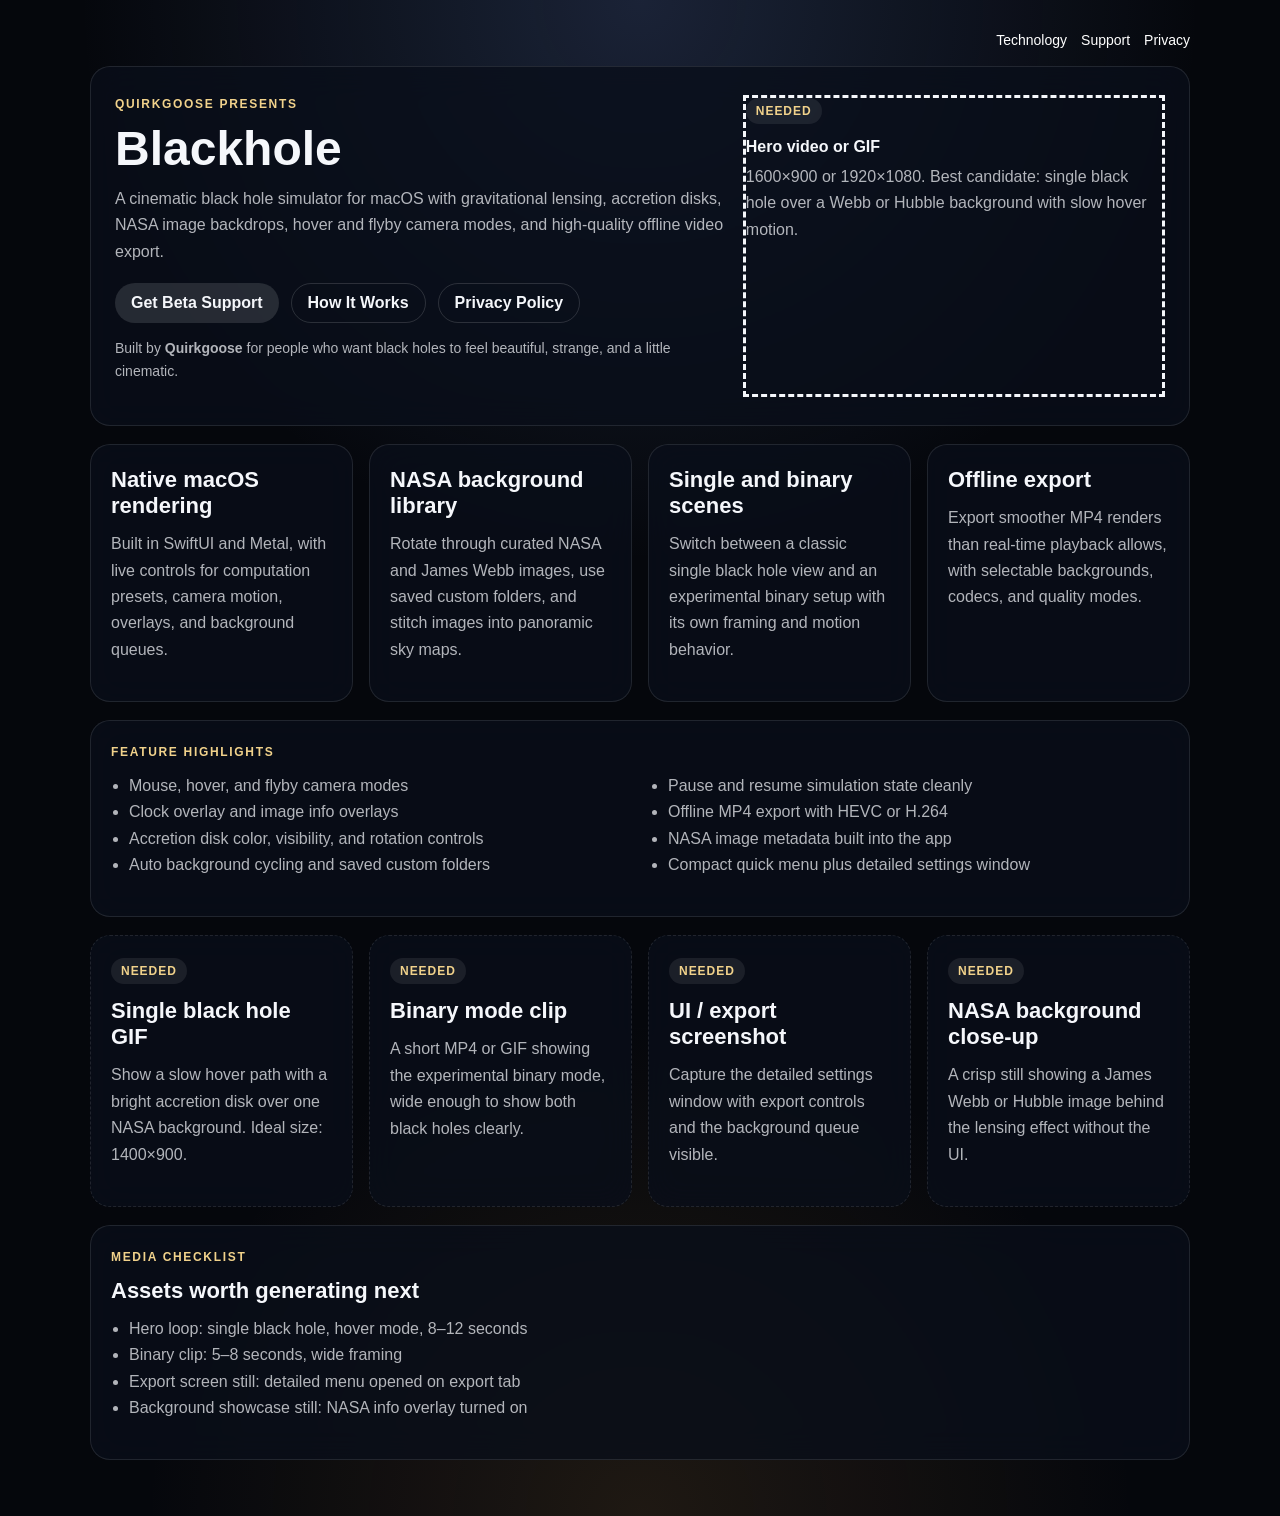
<file: index.html>
<!doctype html>
<html lang="en">
  <head>
    <meta charset="utf-8" />
    <meta name="viewport" content="width=device-width, initial-scale=1" />
    <title>Blackhole by Quirkgoose</title>
    <meta
      name="description"
      content="Blackhole is a native macOS black hole simulator by Quirkgoose with gravitational lensing, accretion disks, NASA backgrounds, flyby camera paths, and offline video export."
    />
    <link rel="stylesheet" href="./site.css" />
  </head>
  <body>
    <main class="page-shell landing-shell">
      <nav class="top-nav">
        <a href="./technology.html">Technology</a>
        <a href="./support.html">Support</a>
        <a href="./privacy.html">Privacy</a>
      </nav>

      <section class="hero-card hero-split">
        <div class="hero-copy">
          <p class="eyebrow">Quirkgoose presents</p>
          <h1>Blackhole</h1>
          <p class="lede">
            A cinematic black hole simulator for macOS with gravitational
            lensing, accretion disks, NASA image backdrops, hover and flyby
            camera modes, and high-quality offline video export.
          </p>
          <div class="cta-row">
            <a class="primary-link" href="./support.html">Get Beta Support</a>
            <a class="secondary-link" href="./technology.html">How It Works</a>
            <a class="secondary-link" href="./privacy.html">Privacy Policy</a>
          </div>
          <p class="brand-note">
            Built by <strong>Quirkgoose</strong> for people who want black holes
            to feel beautiful, strange, and a little cinematic.
          </p>
        </div>

        <div class="hero-media placeholder-card">
          <div class="placeholder-tag">Needed</div>
          <h3>Hero video or GIF</h3>
          <p>
            1600×900 or 1920×1080. Best candidate: single black hole over a Webb
            or Hubble background with slow hover motion.
          </p>
        </div>
      </section>

      <section class="info-grid feature-grid">
        <article class="info-card">
          <h2>Native macOS rendering</h2>
          <p>
            Built in SwiftUI and Metal, with live controls for computation
            presets, camera motion, overlays, and background queues.
          </p>
        </article>

        <article class="info-card">
          <h2>NASA background library</h2>
          <p>
            Rotate through curated NASA and James Webb images, use saved custom
            folders, and stitch images into panoramic sky maps.
          </p>
        </article>

        <article class="info-card">
          <h2>Single and binary scenes</h2>
          <p>
            Switch between a classic single black hole view and an experimental
            binary setup with its own framing and motion behavior.
          </p>
        </article>

        <article class="info-card">
          <h2>Offline export</h2>
          <p>
            Export smoother MP4 renders than real-time playback allows, with
            selectable backgrounds, codecs, and quality modes.
          </p>
        </article>
      </section>

      <section class="content-card">
        <p class="eyebrow">Feature Highlights</p>
        <div class="two-column-list">
          <ul>
            <li>Mouse, hover, and flyby camera modes</li>
            <li>Clock overlay and image info overlays</li>
            <li>Accretion disk color, visibility, and rotation controls</li>
            <li>Auto background cycling and saved custom folders</li>
          </ul>
          <ul>
            <li>Pause and resume simulation state cleanly</li>
            <li>Offline MP4 export with HEVC or H.264</li>
            <li>NASA image metadata built into the app</li>
            <li>Compact quick menu plus detailed settings window</li>
          </ul>
        </div>
      </section>

      <section class="media-grid">
        <article class="content-card placeholder-card">
          <div class="placeholder-tag">Needed</div>
          <h2>Single black hole GIF</h2>
          <p>
            Show a slow hover path with a bright accretion disk over one NASA
            background. Ideal size: 1400×900.
          </p>
        </article>

        <article class="content-card placeholder-card">
          <div class="placeholder-tag">Needed</div>
          <h2>Binary mode clip</h2>
          <p>
            A short MP4 or GIF showing the experimental binary mode, wide enough
            to show both black holes clearly.
          </p>
        </article>

        <article class="content-card placeholder-card">
          <div class="placeholder-tag">Needed</div>
          <h2>UI / export screenshot</h2>
          <p>
            Capture the detailed settings window with export controls and the
            background queue visible.
          </p>
        </article>

        <article class="content-card placeholder-card">
          <div class="placeholder-tag">Needed</div>
          <h2>NASA background close-up</h2>
          <p>
            A crisp still showing a James Webb or Hubble image behind the lensing
            effect without the UI.
          </p>
        </article>
      </section>

      <section class="content-card">
        <p class="eyebrow">Media checklist</p>
        <h2>Assets worth generating next</h2>
        <ul>
          <li>Hero loop: single black hole, hover mode, 8–12 seconds</li>
          <li>Binary clip: 5–8 seconds, wide framing</li>
          <li>Export screen still: detailed menu opened on export tab</li>
          <li>Background showcase still: NASA info overlay turned on</li>
        </ul>
      </section>
    </main>
  </body>
</html>
</file>
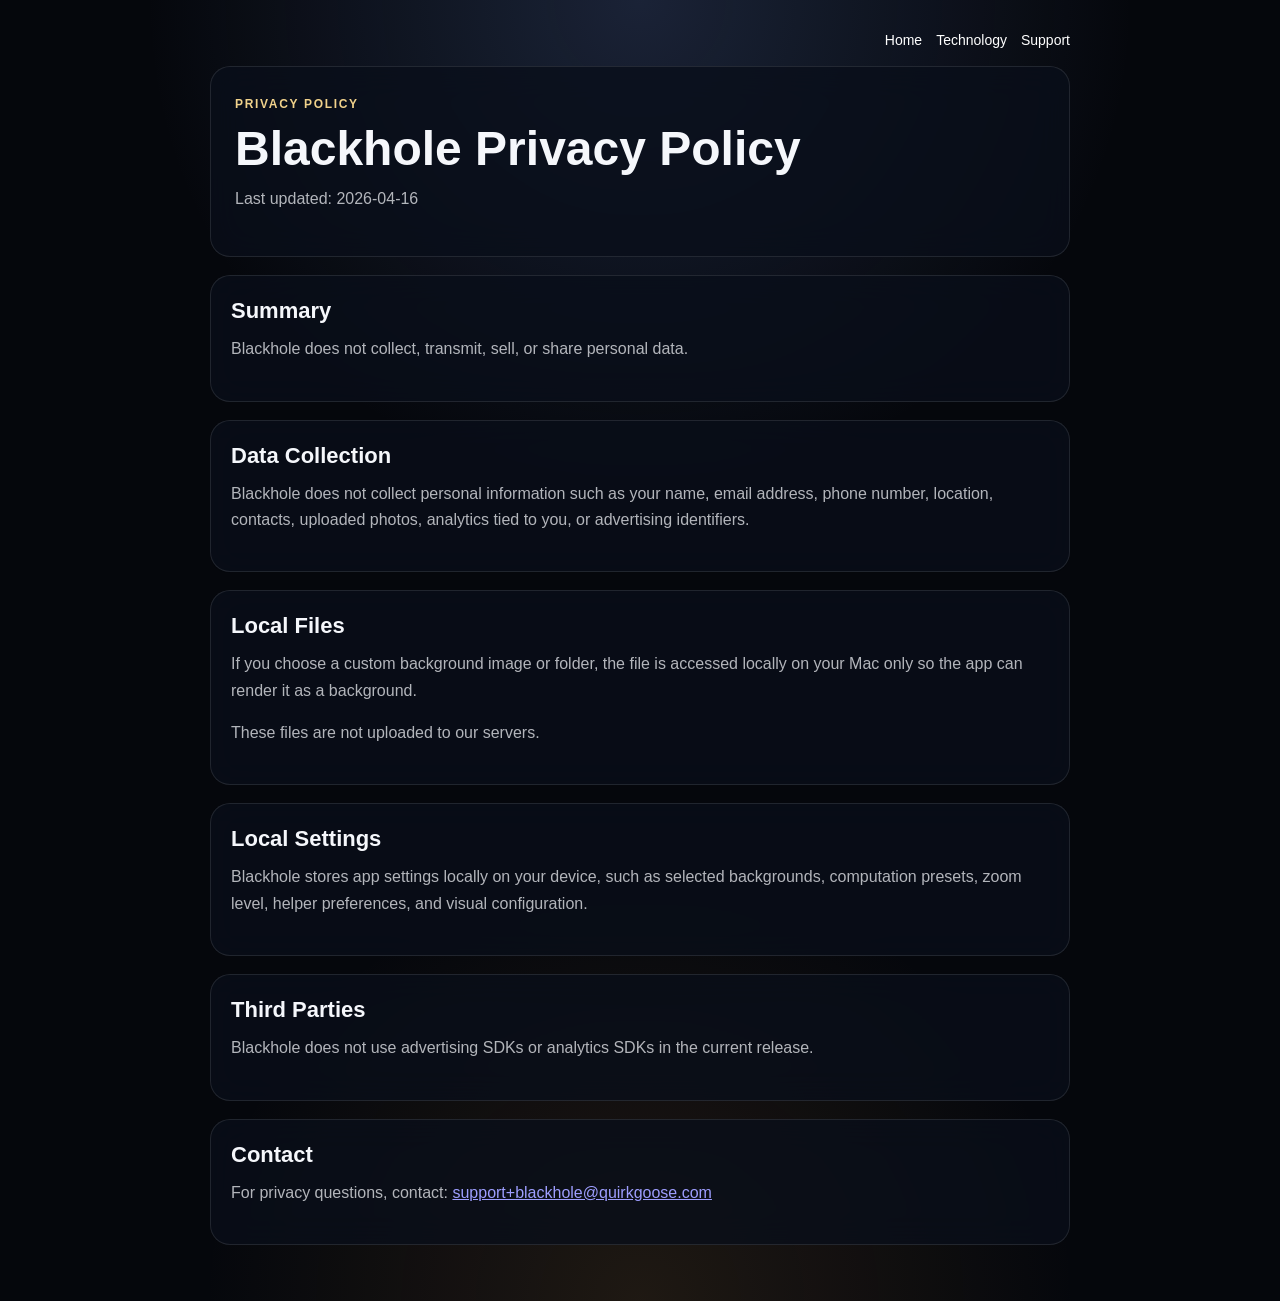
<file: privacy.html>
<!doctype html>
<html lang="en">
  <head>
    <meta charset="utf-8" />
    <meta name="viewport" content="width=device-width, initial-scale=1" />
    <title>Blackhole Privacy Policy</title>
    <meta
      name="description"
      content="Privacy policy for the Blackhole macOS app."
    />
    <link rel="stylesheet" href="./site.css" />
  </head>
  <body>
    <main class="page-shell">
      <nav class="top-nav">
        <a href="./index.html">Home</a>
        <a href="./technology.html">Technology</a>
        <a href="./support.html">Support</a>
      </nav>

      <section class="hero-card">
        <p class="eyebrow">Privacy Policy</p>
        <h1>Blackhole Privacy Policy</h1>
        <p class="lede">Last updated: 2026-04-16</p>
      </section>

      <section class="content-card">
        <h2>Summary</h2>
        <p>
          Blackhole does not collect, transmit, sell, or share personal data.
        </p>
      </section>

      <section class="content-card">
        <h2>Data Collection</h2>
        <p>
          Blackhole does not collect personal information such as your name,
          email address, phone number, location, contacts, uploaded photos,
          analytics tied to you, or advertising identifiers.
        </p>
      </section>

      <section class="content-card">
        <h2>Local Files</h2>
        <p>
          If you choose a custom background image or folder, the file is accessed
          locally on your Mac only so the app can render it as a background.
        </p>
        <p>These files are not uploaded to our servers.</p>
      </section>

      <section class="content-card">
        <h2>Local Settings</h2>
        <p>
          Blackhole stores app settings locally on your device, such as selected
          backgrounds, computation presets, zoom level, helper preferences, and
          visual configuration.
        </p>
      </section>

      <section class="content-card">
        <h2>Third Parties</h2>
        <p>
          Blackhole does not use advertising SDKs or analytics SDKs in the
          current release.
        </p>
      </section>

      <section class="content-card">
        <h2>Contact</h2>
        <p>
          For privacy questions, contact:
          <a href="mailto:support+blackhole@quirkgoose.com">support+blackhole@quirkgoose.com</a>
        </p>
      </section>
    </main>
  </body>
</html>
</file>
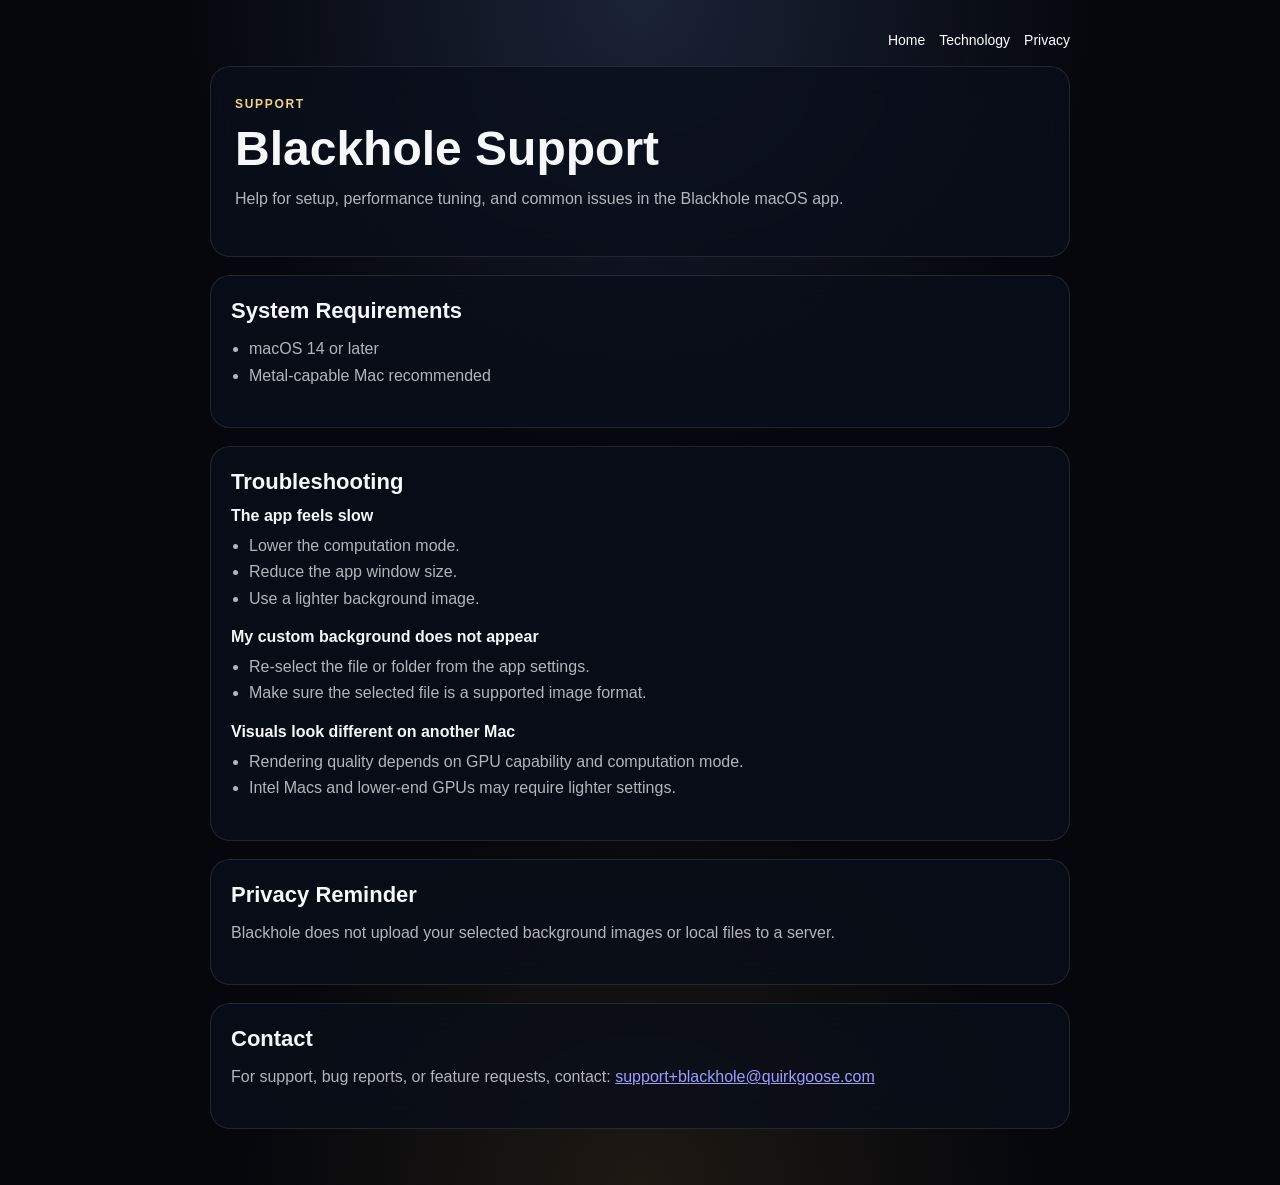
<file: support.html>
<!doctype html>
<html lang="en">
  <head>
    <meta charset="utf-8" />
    <meta name="viewport" content="width=device-width, initial-scale=1" />
    <title>Blackhole Support</title>
    <meta
      name="description"
      content="Support page for the Blackhole macOS app."
    />
    <link rel="stylesheet" href="./site.css" />
  </head>
  <body>
    <main class="page-shell">
      <nav class="top-nav">
        <a href="./index.html">Home</a>
        <a href="./technology.html">Technology</a>
        <a href="./privacy.html">Privacy</a>
      </nav>

      <section class="hero-card">
        <p class="eyebrow">Support</p>
        <h1>Blackhole Support</h1>
        <p class="lede">
          Help for setup, performance tuning, and common issues in the Blackhole
          macOS app.
        </p>
      </section>

      <section class="content-card">
        <h2>System Requirements</h2>
        <ul>
          <li>macOS 14 or later</li>
          <li>Metal-capable Mac recommended</li>
        </ul>
      </section>

      <section class="content-card">
        <h2>Troubleshooting</h2>

        <h3>The app feels slow</h3>
        <ul>
          <li>Lower the computation mode.</li>
          <li>Reduce the app window size.</li>
          <li>Use a lighter background image.</li>
        </ul>

        <h3>My custom background does not appear</h3>
        <ul>
          <li>Re-select the file or folder from the app settings.</li>
          <li>Make sure the selected file is a supported image format.</li>
        </ul>

        <h3>Visuals look different on another Mac</h3>
        <ul>
          <li>Rendering quality depends on GPU capability and computation mode.</li>
          <li>Intel Macs and lower-end GPUs may require lighter settings.</li>
        </ul>
      </section>

      <section class="content-card">
        <h2>Privacy Reminder</h2>
        <p>
          Blackhole does not upload your selected background images or local
          files to a server.
        </p>
      </section>

      <section class="content-card">
        <h2>Contact</h2>
        <p>
          For support, bug reports, or feature requests, contact:
          <a href="mailto:support+blackhole@quirkgoose.com">support+blackhole@quirkgoose.com</a>
        </p>
      </section>
    </main>
  </body>
</html>
</file>
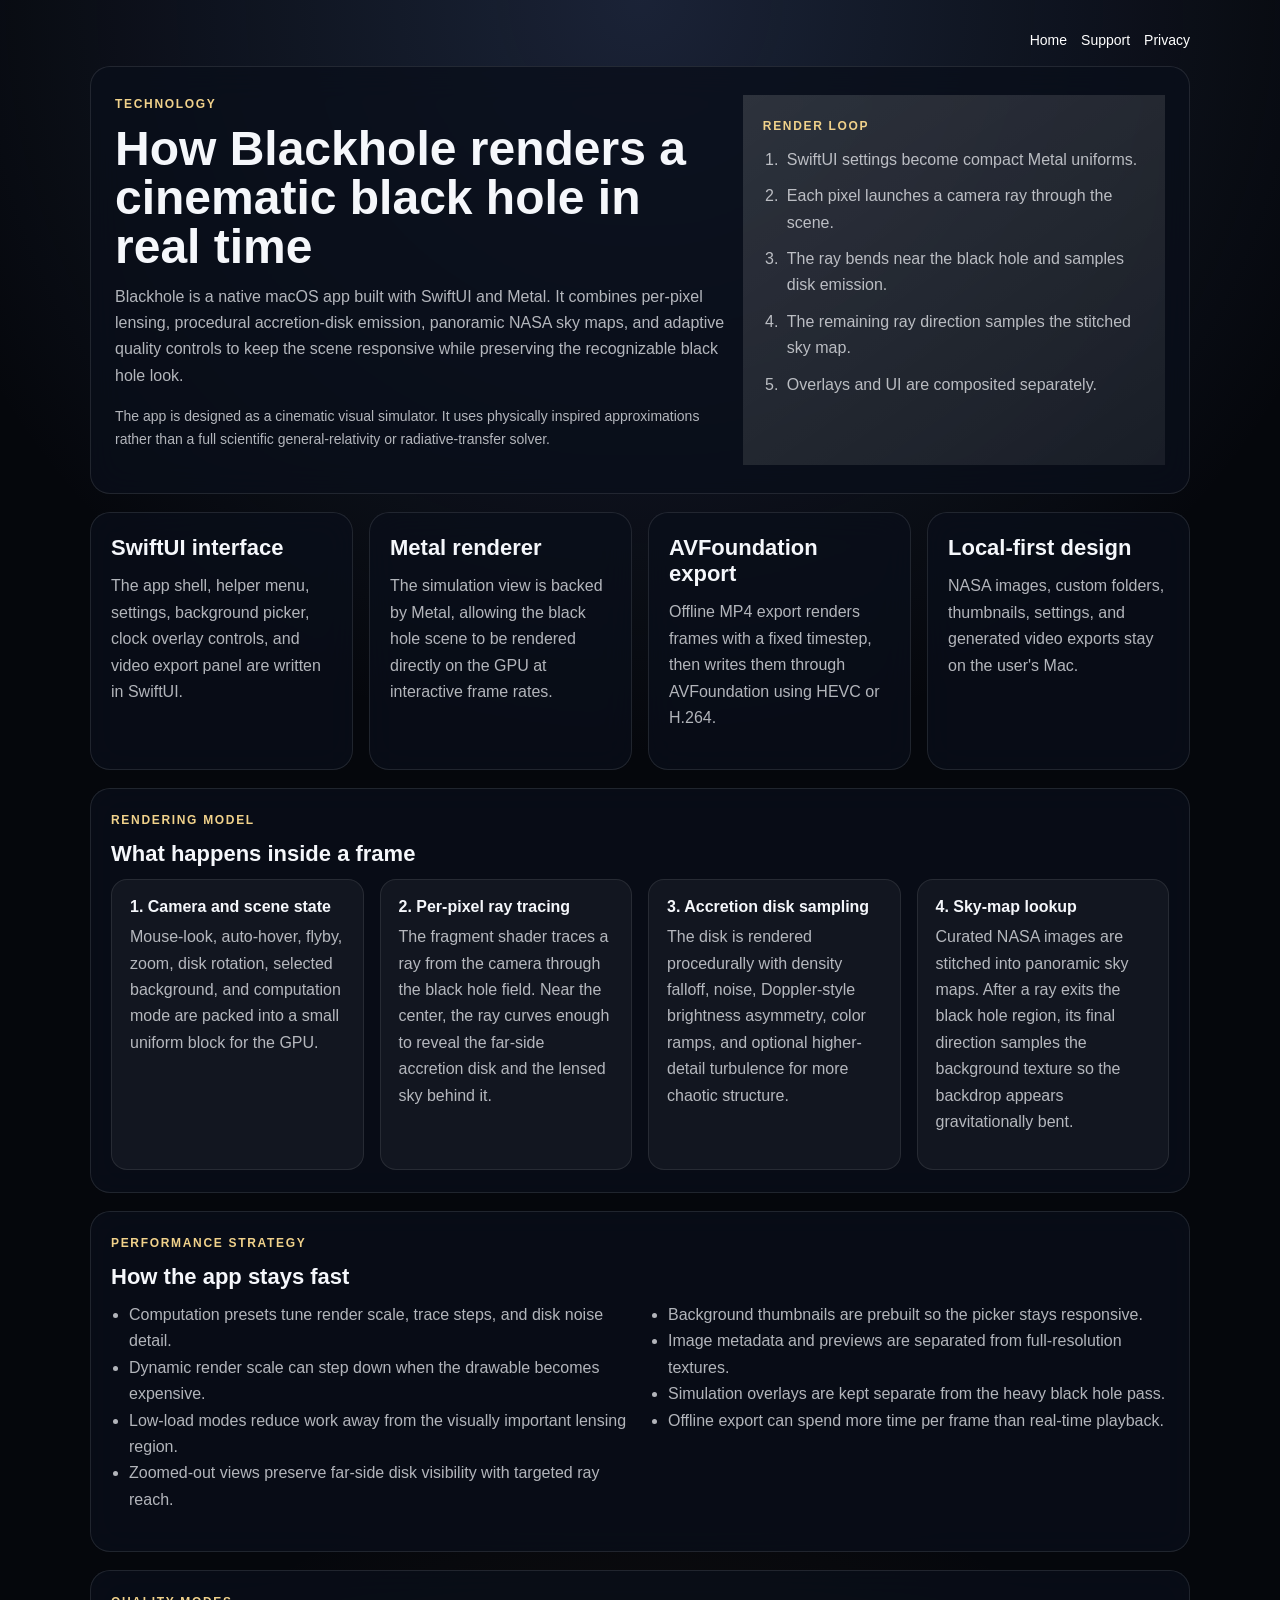
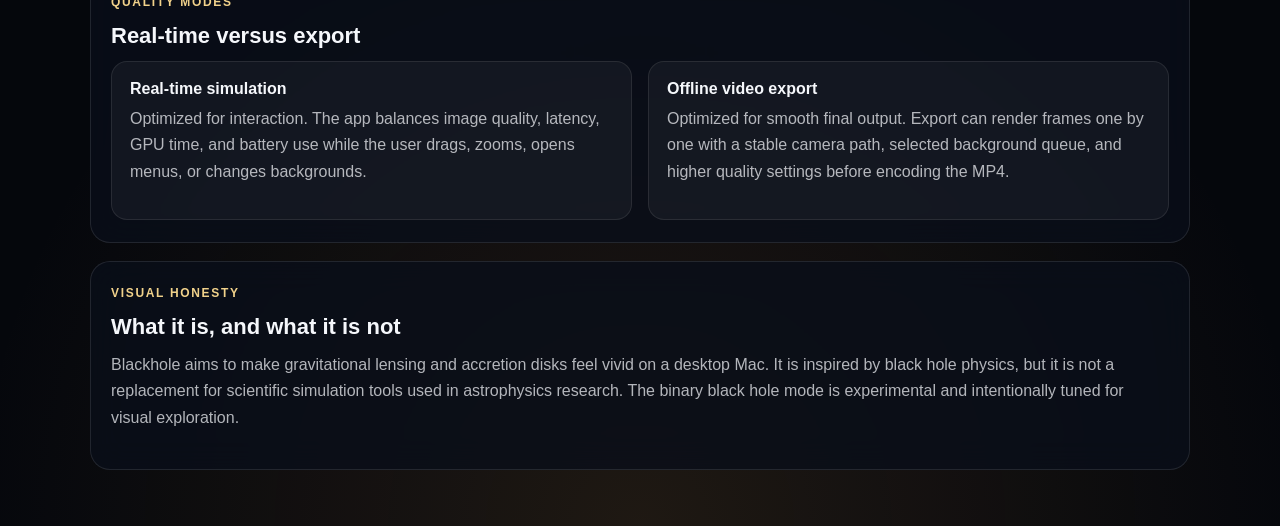
<file: technology.html>
<!doctype html>
<html lang="en">
  <head>
    <meta charset="utf-8" />
    <meta name="viewport" content="width=device-width, initial-scale=1" />
    <title>Blackhole Technology</title>
    <meta
      name="description"
      content="A technical overview of how Blackhole renders gravitational lensing, accretion disks, NASA sky maps, and high-quality video exports efficiently on macOS."
    />
    <link rel="stylesheet" href="./site.css" />
  </head>
  <body>
    <main class="page-shell landing-shell">
      <nav class="top-nav">
        <a href="./index.html">Home</a>
        <a href="./support.html">Support</a>
        <a href="./privacy.html">Privacy</a>
      </nav>

      <section class="hero-card hero-split">
        <div class="hero-copy">
          <p class="eyebrow">Technology</p>
          <h1>How Blackhole renders a cinematic black hole in real time</h1>
          <p class="lede">
            Blackhole is a native macOS app built with SwiftUI and Metal. It
            combines per-pixel lensing, procedural accretion-disk emission,
            panoramic NASA sky maps, and adaptive quality controls to keep the
            scene responsive while preserving the recognizable black hole look.
          </p>
          <p class="brand-note">
            The app is designed as a cinematic visual simulator. It uses
            physically inspired approximations rather than a full scientific
            general-relativity or radiative-transfer solver.
          </p>
        </div>

        <div class="hero-media technical-hero-card">
          <p class="eyebrow">Render Loop</p>
          <ol class="numbered-flow">
            <li>SwiftUI settings become compact Metal uniforms.</li>
            <li>Each pixel launches a camera ray through the scene.</li>
            <li>The ray bends near the black hole and samples disk emission.</li>
            <li>The remaining ray direction samples the stitched sky map.</li>
            <li>Overlays and UI are composited separately.</li>
          </ol>
        </div>
      </section>

      <section class="info-grid feature-grid">
        <article class="info-card">
          <h2>SwiftUI interface</h2>
          <p>
            The app shell, helper menu, settings, background picker, clock
            overlay controls, and video export panel are written in SwiftUI.
          </p>
        </article>

        <article class="info-card">
          <h2>Metal renderer</h2>
          <p>
            The simulation view is backed by Metal, allowing the black hole
            scene to be rendered directly on the GPU at interactive frame rates.
          </p>
        </article>

        <article class="info-card">
          <h2>AVFoundation export</h2>
          <p>
            Offline MP4 export renders frames with a fixed timestep, then writes
            them through AVFoundation using HEVC or H.264.
          </p>
        </article>

        <article class="info-card">
          <h2>Local-first design</h2>
          <p>
            NASA images, custom folders, thumbnails, settings, and generated
            video exports stay on the user's Mac.
          </p>
        </article>
      </section>

      <section class="content-card">
        <p class="eyebrow">Rendering Model</p>
        <h2>What happens inside a frame</h2>
        <div class="process-grid">
          <article>
            <h3>1. Camera and scene state</h3>
            <p>
              Mouse-look, auto-hover, flyby, zoom, disk rotation, selected
              background, and computation mode are packed into a small uniform
              block for the GPU.
            </p>
          </article>

          <article>
            <h3>2. Per-pixel ray tracing</h3>
            <p>
              The fragment shader traces a ray from the camera through the black
              hole field. Near the center, the ray curves enough to reveal the
              far-side accretion disk and the lensed sky behind it.
            </p>
          </article>

          <article>
            <h3>3. Accretion disk sampling</h3>
            <p>
              The disk is rendered procedurally with density falloff, noise,
              Doppler-style brightness asymmetry, color ramps, and optional
              higher-detail turbulence for more chaotic structure.
            </p>
          </article>

          <article>
            <h3>4. Sky-map lookup</h3>
            <p>
              Curated NASA images are stitched into panoramic sky maps. After a
              ray exits the black hole region, its final direction samples the
              background texture so the backdrop appears gravitationally bent.
            </p>
          </article>
        </div>
      </section>

      <section class="content-card">
        <p class="eyebrow">Performance Strategy</p>
        <h2>How the app stays fast</h2>
        <div class="two-column-list">
          <ul>
            <li>Computation presets tune render scale, trace steps, and disk noise detail.</li>
            <li>Dynamic render scale can step down when the drawable becomes expensive.</li>
            <li>Low-load modes reduce work away from the visually important lensing region.</li>
            <li>Zoomed-out views preserve far-side disk visibility with targeted ray reach.</li>
          </ul>
          <ul>
            <li>Background thumbnails are prebuilt so the picker stays responsive.</li>
            <li>Image metadata and previews are separated from full-resolution textures.</li>
            <li>Simulation overlays are kept separate from the heavy black hole pass.</li>
            <li>Offline export can spend more time per frame than real-time playback.</li>
          </ul>
        </div>
      </section>

      <section class="content-card">
        <p class="eyebrow">Quality Modes</p>
        <h2>Real-time versus export</h2>
        <div class="comparison-grid">
          <article class="comparison-card">
            <h3>Real-time simulation</h3>
            <p>
              Optimized for interaction. The app balances image quality,
              latency, GPU time, and battery use while the user drags, zooms,
              opens menus, or changes backgrounds.
            </p>
          </article>

          <article class="comparison-card">
            <h3>Offline video export</h3>
            <p>
              Optimized for smooth final output. Export can render frames one by
              one with a stable camera path, selected background queue, and
              higher quality settings before encoding the MP4.
            </p>
          </article>
        </div>
      </section>

      <section class="content-card">
        <p class="eyebrow">Visual Honesty</p>
        <h2>What it is, and what it is not</h2>
        <p>
          Blackhole aims to make gravitational lensing and accretion disks feel
          vivid on a desktop Mac. It is inspired by black hole physics, but it is
          not a replacement for scientific simulation tools used in astrophysics
          research. The binary black hole mode is experimental and intentionally
          tuned for visual exploration.
        </p>
      </section>
    </main>
  </body>
</html>
</file>
<file: site.css>
:root {
  color-scheme: dark;
  --bg: #05070c;
  --panel: rgba(10, 15, 26, 0.78);
  --panel-border: rgba(255, 255, 255, 0.1);
  --text: #f5f7fb;
  --muted: rgba(245, 247, 251, 0.72);
  --accent: #f1d28b;
  --accent-strong: #ffffff;
}

* {
  box-sizing: border-box;
}

html,
body {
  margin: 0;
  min-height: 100%;
  background:
    radial-gradient(circle at top, rgba(86, 114, 176, 0.26), transparent 34%),
    radial-gradient(circle at bottom, rgba(166, 116, 55, 0.16), transparent 30%),
    var(--bg);
  color: var(--text);
  font-family:
    "SF Pro Display",
    "SF Pro Text",
    -apple-system,
    BlinkMacSystemFont,
    sans-serif;
}

body {
  padding: 32px 18px 56px;
}

.page-shell {
  width: min(860px, 100%);
  margin: 0 auto;
  display: grid;
  gap: 18px;
}

.top-nav {
  display: flex;
  gap: 14px;
  justify-content: flex-end;
  font-size: 14px;
}

.top-nav a,
.text-link {
  color: var(--accent-strong);
  text-decoration: none;
}

.top-nav a:hover,
.text-link:hover,
.primary-link:hover,
.secondary-link:hover {
  text-decoration: underline;
}

.hero-card,
.info-card,
.notice-card,
.content-card {
  background: var(--panel);
  border: 1px solid var(--panel-border);
  border-radius: 20px;
  backdrop-filter: blur(16px);
  -webkit-backdrop-filter: blur(16px);
}

.hero-card {
  padding: 28px 24px;
}

.info-grid {
  display: grid;
  grid-template-columns: repeat(auto-fit, minmax(240px, 1fr));
  gap: 16px;
}

.info-card,
.notice-card,
.content-card {
  padding: 22px 20px;
}

.eyebrow {
  margin: 0 0 10px;
  font-size: 12px;
  font-weight: 700;
  letter-spacing: 0.14em;
  text-transform: uppercase;
  color: var(--accent);
}

h1,
h2,
h3,
p,
ul {
  margin-top: 0;
}

h1 {
  margin-bottom: 12px;
  font-size: clamp(32px, 5vw, 48px);
  line-height: 1.02;
}

h2 {
  margin-bottom: 12px;
  font-size: 22px;
}

h3 {
  margin-bottom: 8px;
  font-size: 16px;
}

.lede,
p,
li {
  color: var(--muted);
  line-height: 1.65;
}

ul {
  padding-left: 18px;
}

.cta-row {
  display: flex;
  flex-wrap: wrap;
  gap: 12px;
  margin-top: 18px;
}

.primary-link,
.secondary-link {
  display: inline-flex;
  align-items: center;
  justify-content: center;
  min-height: 40px;
  padding: 0 16px;
  border-radius: 999px;
  text-decoration: none;
  font-weight: 600;
}

.primary-link {
  background: rgba(255, 255, 255, 0.12);
  color: var(--text);
}

.secondary-link {
  border: 1px solid rgba(255, 255, 255, 0.14);
  color: var(--text);
}

.landing-shell {
  width: min(1100px, 100%);
}

.hero-split {
  display: grid;
  gap: 18px;
  grid-template-columns: minmax(0, 1.3fr) minmax(280px, 0.9fr);
  align-items: stretch;
}

.hero-copy,
.hero-media {
  min-width: 0;
}

.brand-note {
  margin-top: 14px;
  font-size: 14px;
}

.feature-grid {
  grid-template-columns: repeat(auto-fit, minmax(220px, 1fr));
}

.media-grid {
  display: grid;
  grid-template-columns: repeat(auto-fit, minmax(220px, 1fr));
  gap: 16px;
}

.placeholder-card {
  position: relative;
  min-height: 180px;
  border-style: dashed;
}

.placeholder-tag {
  display: inline-flex;
  margin-bottom: 14px;
  padding: 6px 10px;
  border-radius: 999px;
  background: rgba(255, 255, 255, 0.08);
  color: var(--accent);
  font-size: 12px;
  font-weight: 700;
  letter-spacing: 0.08em;
  text-transform: uppercase;
}

.two-column-list {
  display: grid;
  grid-template-columns: repeat(auto-fit, minmax(260px, 1fr));
  gap: 12px 20px;
}

.technical-hero-card {
  padding: 22px 20px;
  background:
    linear-gradient(145deg, rgba(255, 255, 255, 0.1), rgba(255, 255, 255, 0.03)),
    rgba(255, 255, 255, 0.04);
}

.numbered-flow {
  display: grid;
  gap: 10px;
  margin: 0;
  padding-left: 20px;
}

.numbered-flow li {
  padding-left: 4px;
}

.process-grid,
.comparison-grid {
  display: grid;
  gap: 16px;
}

.process-grid {
  grid-template-columns: repeat(auto-fit, minmax(230px, 1fr));
}

.process-grid article,
.comparison-card {
  padding: 18px;
  border: 1px solid rgba(255, 255, 255, 0.09);
  border-radius: 16px;
  background: rgba(255, 255, 255, 0.045);
}

.comparison-grid {
  grid-template-columns: repeat(auto-fit, minmax(260px, 1fr));
}

@media (max-width: 820px) {
  .hero-split {
    grid-template-columns: 1fr;
  }
}
</file>
